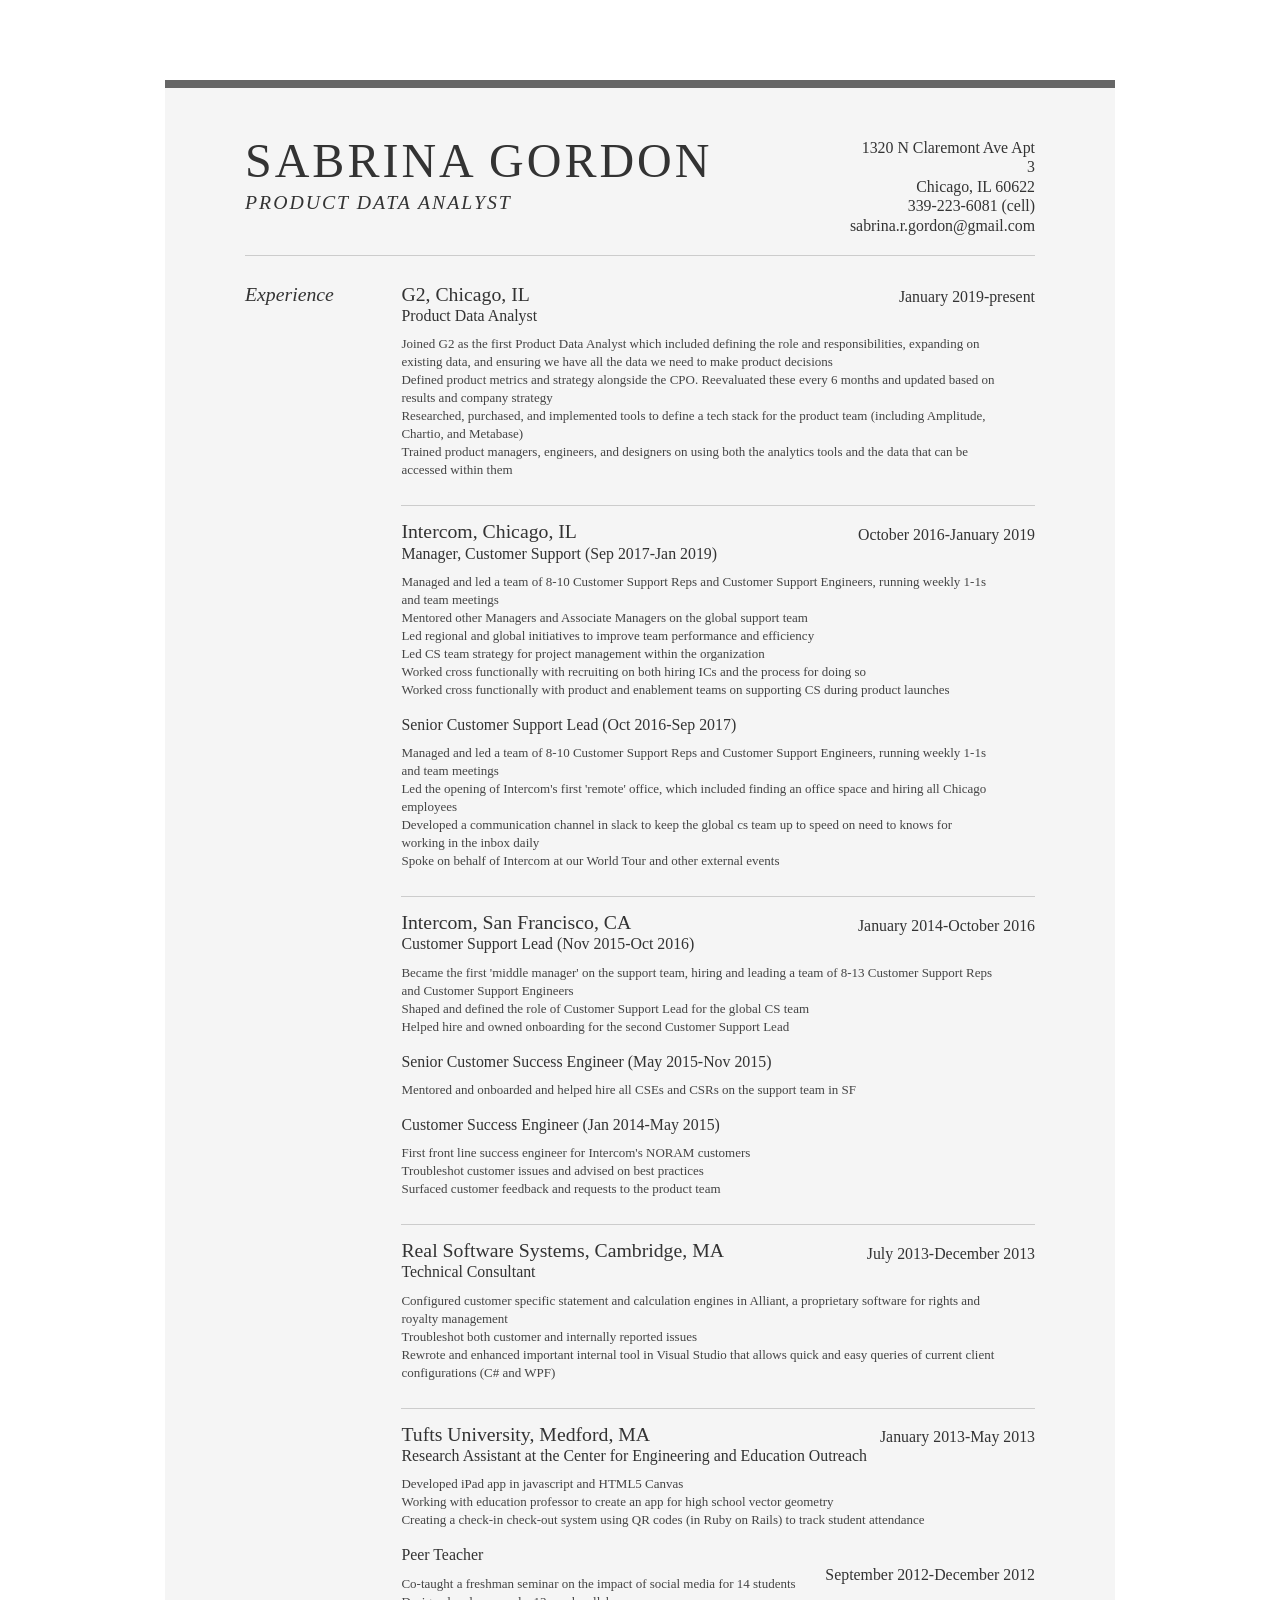
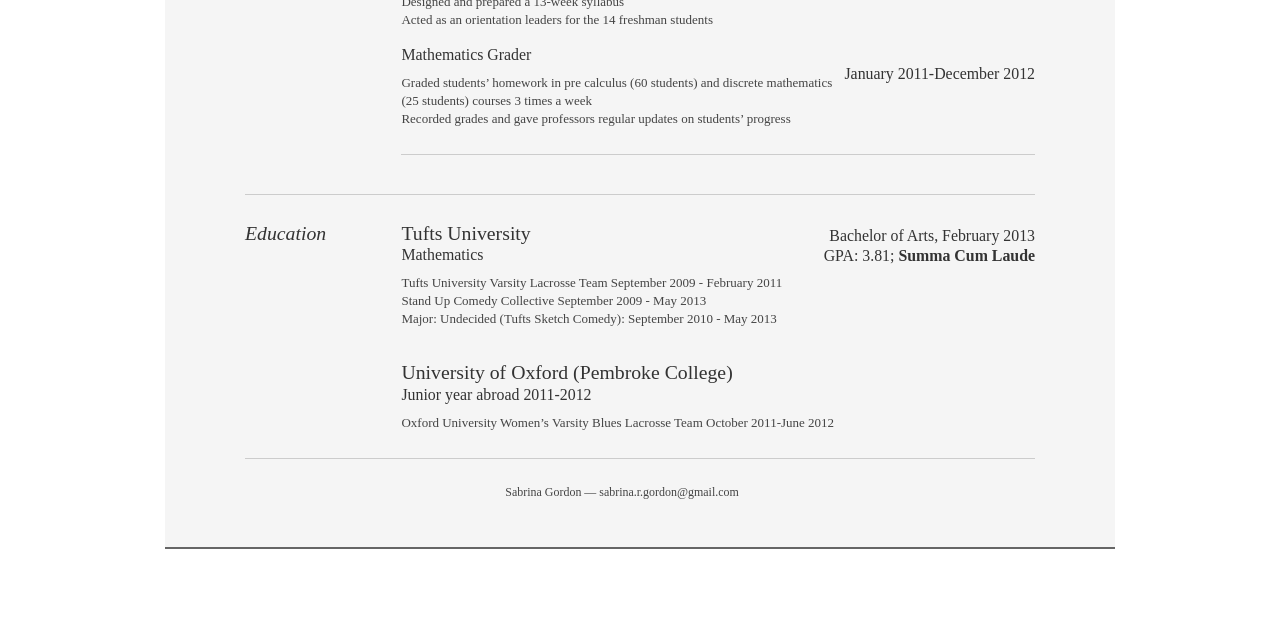
<file: index.html>
<!DOCTYPE html>
<html>
    <head>
        <meta charset="utf-8">
        <title>Sabrina Gordon CV</title>
        <link rel="stylesheet" href="stylesheets/resume.css">
    </head>
    <body>
        <div id="doc">
            <div id="inner">
                <div id="header">
                    <div id="me">
                        <div class="content title">
                            <h1>Sabrina Gordon</h1>
                            <h2>Product Data Analyst</h2>
                        </div>
                        <div class="content">
                            <div class="contact-info">
                                <h3>1320 N Claremont Ave Apt 3 <br>
                                Chicago, IL 60622</h3>
                                <h4>339-223-6081 (cell) sabrina.r.gordon@gmail.com</h4>
                            </div>
                        </div>
                    </div>
                </div>
                <div id="main">
                    <div class="section">
                        <div class="content title">
                            <h2>Experience</h2>
                        </div>
			    <div class="content">
                            <div class="job">
				<h2>G2, Chicago, IL</h2>
				<h3>Product Data Analyst </h3>
				<h4>January 2019-present</h4>
				<p> Joined G2 as the first Product Data Analyst which included defining the role and responsibilities, expanding on existing data, and ensuring we have all the data we need to make product decisions <br>
					Defined product metrics and strategy alongside the CPO. Reevaluated these every 6 months and updated based on results and company strategy <br>
					Researched, purchased, and implemented tools to define a tech stack for the product team (including Amplitude, Chartio, and Metabase) <br>
					Trained product managers, engineers, and designers on using both the analytics tools and the data that can be accessed within them </p>
                            </div>
                            <div class="job">
				<h2>Intercom, Chicago, IL</h2>
				<h3>Manager, Customer Support (Sep 2017-Jan 2019)</h3>
				<h4>October 2016-January 2019</h4>
				<p> Managed and led a team of 8-10 Customer Support Reps and Customer Support Engineers, running weekly 1-1s and team meetings<br>
					Mentored other Managers and Associate Managers on the global support team <br>
					Led regional and global initiatives to improve team performance and efficiency <br>
					Led CS team strategy for project management within the organization<br>
					Worked cross functionally with recruiting on both hiring ICs and the process for doing so<br>
					Worked cross functionally with product and enablement teams on supporting CS during product launches</p><br>
				<h3>Senior Customer Support Lead (Oct 2016-Sep 2017)</h3>
				<p> Managed and led a team of 8-10 Customer Support Reps and Customer Support Engineers, running weekly 1-1s and team meetings<br>
					Led the opening of Intercom's first 'remote' office, which included finding an office space and hiring all Chicago employees <br>
					Developed a communication channel in slack to keep the global cs team up to speed on need to knows for working in the inbox daily<br>
					Spoke on behalf of Intercom at our World Tour and other external events</p>
                            </div>
				<div class="job">
				<h2>Intercom, San Francisco, CA</h2>
				<h3>Customer Support Lead (Nov 2015-Oct 2016)</h3>
				<h4>January 2014-October 2016</h4>
				<p>Became the first 'middle manager' on the support team, hiring and leading a team of 8-13 Customer Support Reps and Customer Support Engineers<br>
					Shaped and defined the role of Customer Support Lead for the global CS team<br> 
					Helped hire and owned onboarding for the second Customer Support Lead</p><br>
				<h3>Senior Customer Success Engineer (May 2015-Nov 2015)</h3>
				<p> Mentored and onboarded and helped hire all CSEs and CSRs on the support team in SF</p><br>
                                <h3>Customer Success Engineer (Jan 2014-May 2015)</h3>
				<p>First front line success engineer for Intercom's NORAM customers<br> 
					Troubleshot customer issues and advised on best practices<br>
					Surfaced customer feedback and requests to the product team</p>
                            </div>
                            <div class="job">
                                <h2>Real Software Systems, Cambridge, MA</h2>
                                <h3>Technical Consultant</h3>
                                <h4>July 2013-December 2013</h4>
                                <p> Configured customer specific statement and calculation engines in Alliant, a proprietary software for rights and royalty management<br> 
                                    Troubleshot both customer and internally reported issues<br>
                                    Rewrote and enhanced important internal tool in Visual Studio that allows quick and easy queries of current client configurations (C# and WPF)</p>
                            </div>
                            <div class="job">
                                <h2>Tufts University, Medford, MA</h2>
                                <h3>Research Assistant at the Center for Engineering and Education Outreach</h3>
                                <h4>January 2013-May 2013</h4>
                                <p> Developed iPad app in javascript and HTML5 Canvas<br>
									Working with education professor to create an app for high school vector geometry <br>
									Creating a check-in check-out system using QR codes (in Ruby on Rails) to track student attendance</p> <br>
                            	<h3>Peer Teacher</h3>
                            	<h5>September 2012-December 2012</h5>
                            	<p>Co-taught a freshman seminar on the impact of social media for 14 students<br>
									Designed and prepared a 13-week syllabus <br>
									Acted as an orientation leaders for the 14 freshman students</p> <br>
                            	<h3>Mathematics Grader</h3>
                            	<h5>January 2011-December 2012</h5>
                            	<p>Graded students’ homework in pre calculus (60 students) and discrete mathematics (25 students) courses 3 times a week<br>
									Recorded grades and gave professors regular updates on students’ progress</p>
                            </div>
                        </div>
                    </div>
                    <div class="section last">
                        <div class="content title">
                            <h2>Education</h2>
                        </div>
                        <div class="content">
                            <div class="ed">
                                <h2>Tufts University</h2>
                                <h3>Mathematics</h3>
                                <h4>Bachelor of Arts, February 2013 <BR>GPA: 3.81; <b>Summa Cum Laude</b></h4>
                                <h5> </h5> 
                                <p> Tufts University Varsity Lacrosse Team September 2009 - February 2011<br>
                                    Stand Up Comedy Collective September 2009 - May 2013 <br>
                                    Major: Undecided (Tufts Sketch Comedy): September 2010 - May 2013</p>
                                <br><br>
                            </div>
                            <div class="ed">
                                <h2>University of Oxford (Pembroke College)</h2>
                                <h3>Junior year abroad 2011-2012</h3>
                                <p> Oxford University Women’s Varsity Blues Lacrosse Team October 2011-June 2012 </p>
                            </div>
                        </div>
                    </div>
                </div>
                <div id="footer">
                    <p>Sabrina Gordon &mdash; sabrina.r.gordon@gmail.com<!-- &mdash; (XXX) XXX-XXXX--></p>
                </div>
            </div>
        </div>
    </body>
</html>
</file>
<file: stylesheets/resume.css>
/*
--------------------------------------------------------------------------------

Based on the YUI framework & Matt Brown's template: sampleresumetemplate.net
Complete CSS overhaul & much design fine-tuning by Nate Tarrh: natetarrh.com

--------------------------------------------------------------------------------
*/

body, div, ul, li, h1, h2, h3, h4, h5, h6, p {
    margin: 0;
    padding: 0;
}

body {
    font: 13px/1.231 serif;
    font-family: Georgia;
    font-weight: normal;
    color: #444;
    text-align: center;
}

#doc {
    margin: auto;
    text-align: left;
    width: 950px;
}

#inner {
    background: #f5f5f5;
    border: solid #666;
    border-width: 8px 0 2px 0;
    margin: 80px auto;
    padding: 10px 80px;
}

#header {
    margin: 2.5em 0 2em 0;
    padding-bottom: 1.5em;
    border-bottom: 1px solid #ccc;
}

#header h1 {
    font-size: 48px;
    text-transform: uppercase;
    letter-spacing: 3px;
}

#header h2 {
    text-transform: uppercase;
    letter-spacing: 2px;
}

#main, #footer {
    margin-bottom: 2em;
}

#footer {
    padding: 2em 0 1em 0;
    font-size: 92%;
    border-top: 1px solid #ccc;
    text-align: center;
}

#me .content.title {
    width: 80%;
    text-align: left;
}

#me .content {
    width: 20%;
    text-align: right;
}

.contact-info {
    margin-top: 7px;
    float:right;
}

#pdf {
    display: block;
    float: right;
    background: #666;
    color: white;
    padding: 6px 12px 6px 12px;
    margin-top: 6px;
    text-decoration: none;
}

h2 {
    font-size: 152%;
}

.title h2 {
    font-style: italic;
}

h3, h4 {
    font-size: 122%;
}

h1, h2, h3, h4 {
    color: #333;
    font-weight: normal;
}

p {
    font-size: 100%;
    line-height: 18px;
    padding-right: 3em;
}

a {
    color: inherit;
    text-decoration: none;
}

li {
    line-height: 24px;
    border-bottom: 1px solid #ccc;
}

.section {
    float: left;
    margin-bottom: 2em;
    padding-bottom: 2em;
    border-bottom: 1px solid #ccc;
}


.content.title {
    float: left;
    width: 12.3%;
}

.content {
    float: right;
    width: 80.2%;
}

.ed {
    position: relative;
}

.ed h4 {
    position: absolute;
    top: 0.35em;
    right: 0;
    text-align: right;
}

.ed p {
    margin: 0.75em 0 0 0;
}

.job {
    position: relative;
    margin-bottom: 1em;
    padding-bottom: 2em;
    border-bottom: 1px solid #ccc;
}

.job h4 {
    position: absolute;
    top: 0.35em;
    right: 0;
}

.job h5 {
    font-size: 122%;
	float: right;
	color: #333;
    font-weight: normal;
}

.job p {
    margin: 0.75em 0 0 0;
}

.talent {
    width: 32%;
    float: left;
    list-style: none;
}

.talent h2 {
    margin-bottom: 6px;
}

.last {
    border: none;
    float: none;
    margin-bottom: 0;
    padding-bottom: 0;
}

#header:after, #body:after, #footer:after, #me:after, .last:after {
    content: ".";
    display: block;
    height: 0;
    clear: both;
    visibility: hidden;
}
</file>
